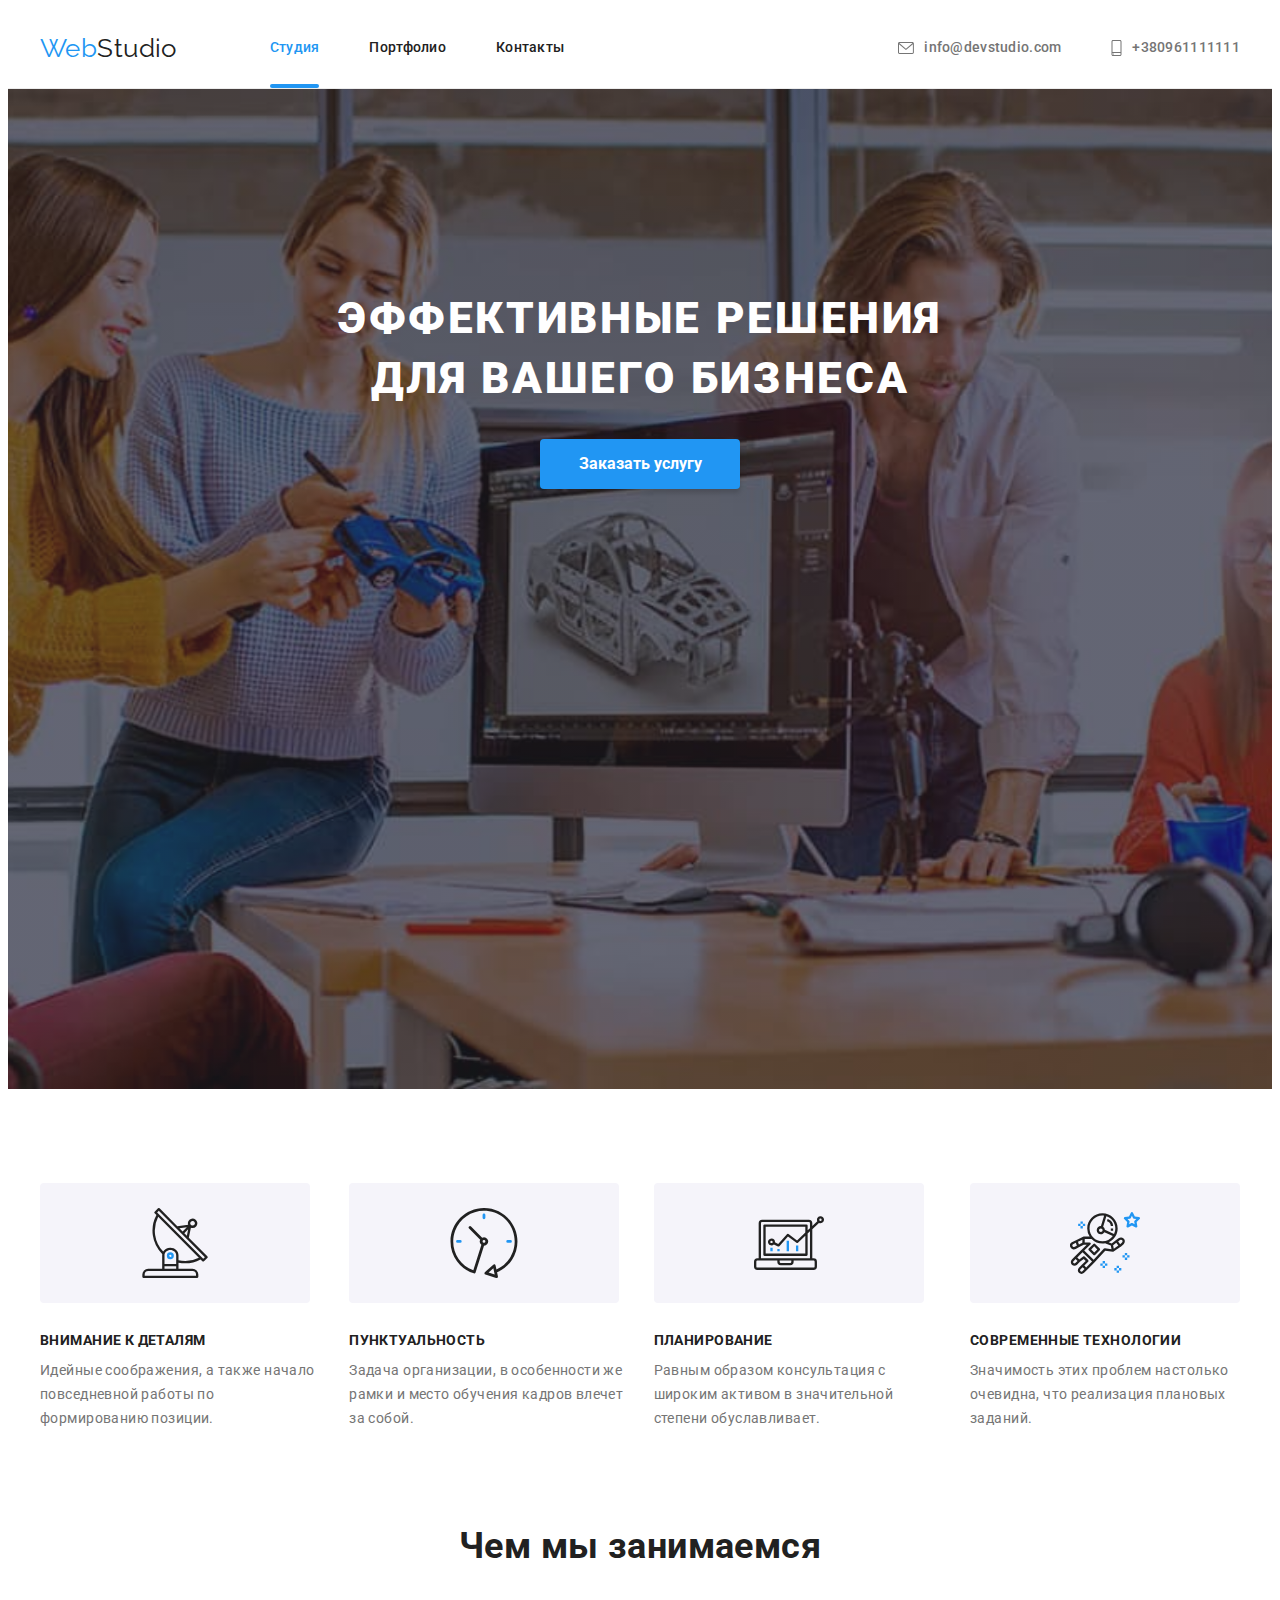
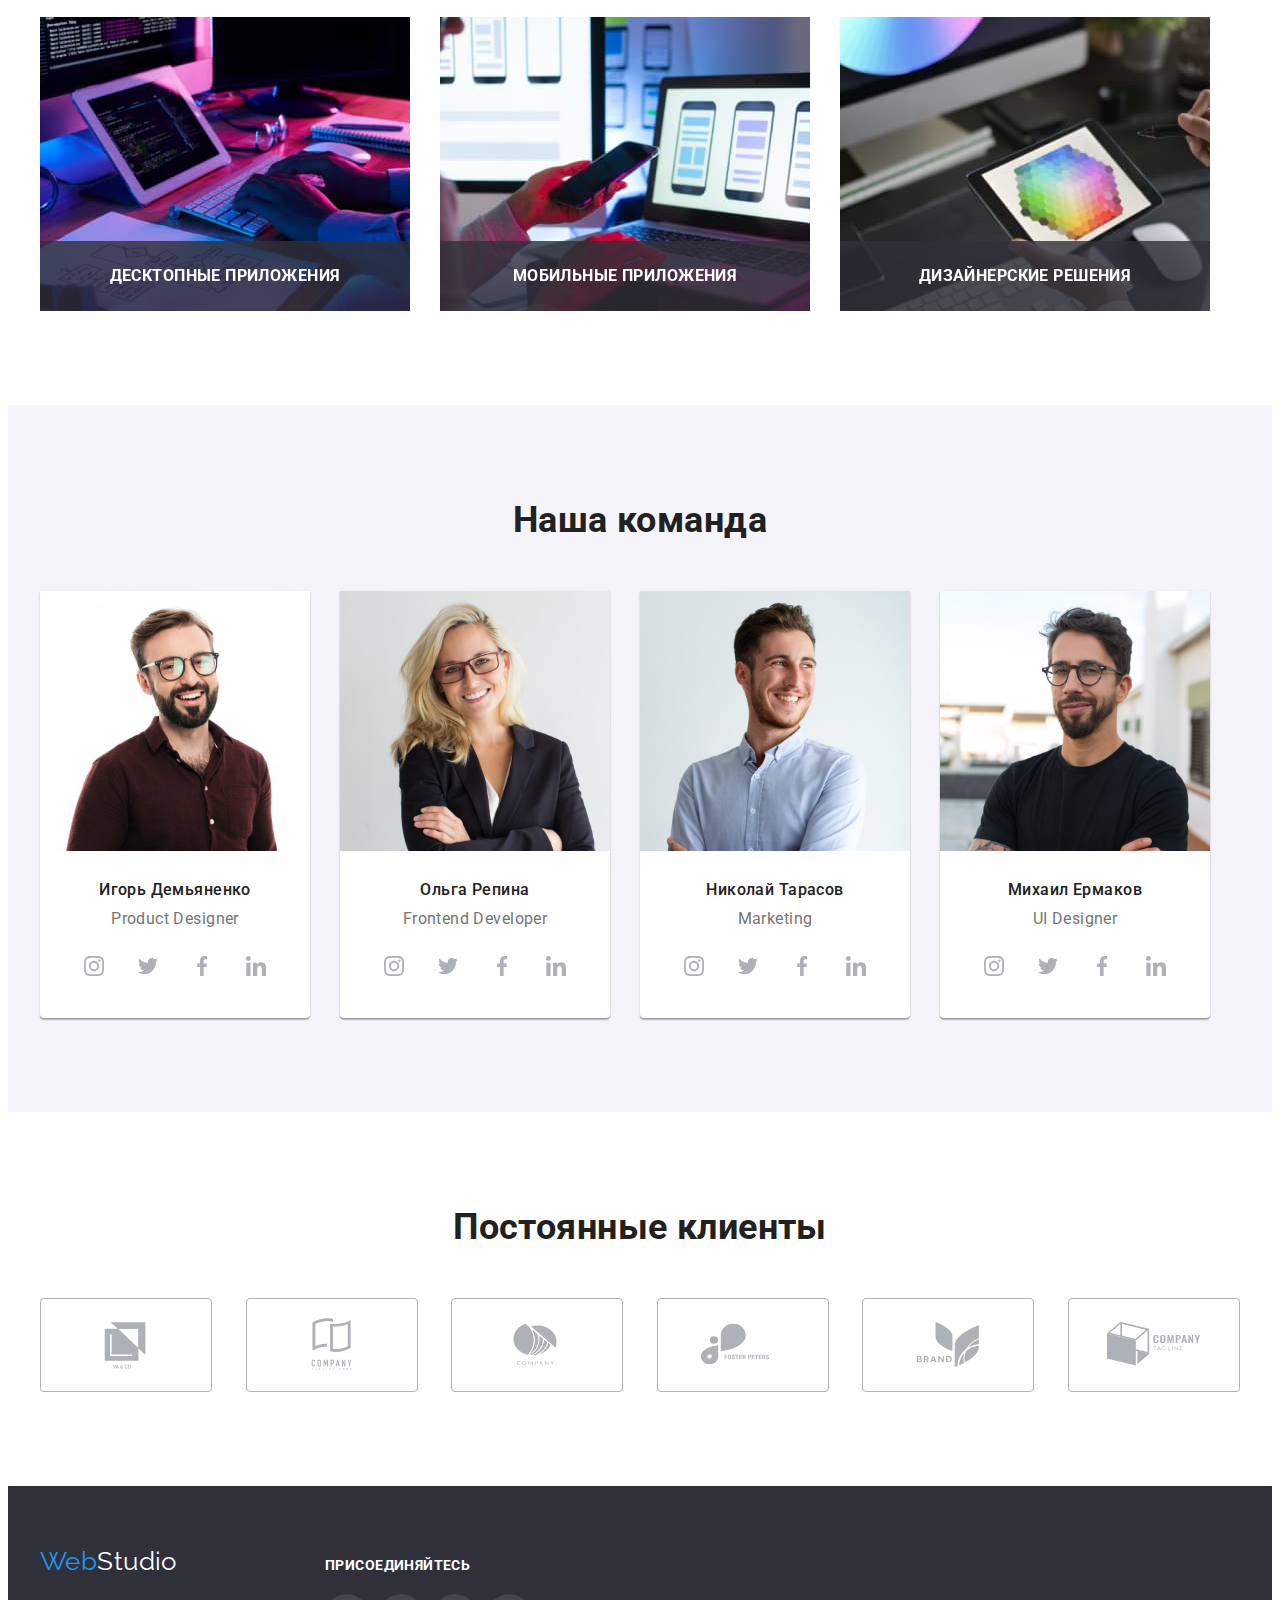
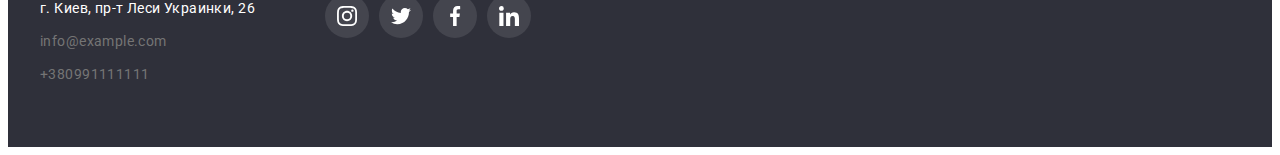
<file: index.html>
<!DOCTYPE html>
<html lang="ru">
<head>
    <meta charset="UTF-8" />
    <meta http-equiv="X-UA-Compatible" content="IE=edge" />
    <meta name="viewport" content="width=device-width, initial-scale=1.0" />
    <title>Studio</title>
    <link href="https://fonts.googleapis.com/css2?family=Raleway:wght@700&family=Roboto:wght@400;500;700;900&display=swap"
        rel="stylesheet" />
    <link rel="stylesheet" href="https://cdnjs.cloudflare.com/ajax/libs/modern-normalize/1.1.0/modern-normalize.min.css"
        integrity="sha512-wpPYUAdjBVSE4KJnH1VR1HeZfpl1ub8YT/NKx4PuQ5NmX2tKuGu6U/JRp5y+Y8XG2tV+wKQpNHVUX03MfMFn9Q=="
        crossorigin="anonymous" referrerpolicy="no-referrer" />
    <link rel="stylesheet" href="./css/styles.css" />
</head>

<body>
    <!-- Шапка сайта -->
    <header class="header">
        <div class="container header-container">
            <nav class="navigation-bar">
                <a href="/" class="logo head">Web<span class="accent-header">Studio</span></a>
        
                <ul class="site-nav-list">
                    <li class="site-nav-item"><a class="site-nav-link current" href="./index.html">Студия</a></li>
                    <li class="site-nav-item"><a class="site-nav-link downline" href="./portfolio.html">Портфолио</a></li>
                    <li class="site-nav-item"><a class="site-nav-link downline" href="">Контакты</a></li>
                </ul>
            </nav>
        
            <ul class="contacts-list">
                <li class="contacts-item">
                    <a class="contact top email" href="mailto:info@devstudio.com">
                        <svg class="contact-icon" width="16" height="12">
                            <use href="./images/symbol-defs.svg#icon-email"></use>
                        </svg>
                        info@devstudio.com
                </a>
                </li>
                <li class="contacts-item">
                    <a class="contact top telephone" href="tel:+380961111111">
                        <svg class="contact-icon" width="11" height="16"> 
                            <use href="./images/symbol-defs.svg#icon-smartphone"></use>
                        </svg>
                        +380961111111
                    </a>
                </li>
            </ul>
        </div>
    </header>
    <main>
    <!-- Герой -->
    <section class="hero">
        <div class="container">
            <h1 class="hero-title">Эффективные решения <br> для вашего бизнеcа</h1>
            <button class="hero-button" data-modal-open type="button">Заказать услугу</button>
    <!-- Modal window -->
            <div class="backdrop is-hidden" data-modal>
                <div class="modal-window">
                    <button data-modal-close class="close-btn">
                        <svg class="close-icon" width="11" height="11">
                            <use href="./images/symbol-defs.svg#icon-close"></use>
                        </svg>
                    </button>
                </div>
            </div>

        </div>
    </section>

    <!-- Особенности -->
    <section class="section features">
       <div class="container">
           <h2 class="visually-hidden">Особенности</h2>
            <ul class="features-list">
                <li class="features-item icon-antenna">
                    <div class="features-icon-box">
                        <svg class="features-icon">
                            <use href="./images/symbol-defs.svg#icon-antenna"></use>
                        </svg>
                    </div>
                    <h3 class="features-title">Внимание к деталям</h3>
                    <p class="features-text">Идейные соображения, а также начало повседневной работы по формированию позиции.</p>
                </li>
            
                <li class="features-item icon-clock">
                    <div class="features-icon-box">
                        <svg class="features-icon">
                            <use href="./images/symbol-defs.svg#icon-clock"></use>
                        </svg>
                    </div>
                    <h3 class="features-title">Пунктуальность</h3>
                    <p class="features-text">Задача организации, в особенности же рамки и место обучения кадров влечет за собой.</p>
                </li>
            
                <li class="features-item icon-diagram">
                    <div class="features-icon-box">
                        <svg class="features-icon">
                            <use href="./images/symbol-defs.svg#icon-diagram"></use>
                        </svg>
                    </div>
                    <h3 class="features-title">Планирование</h3>
                    <p class="features-text">Равным образом консультация с широким активом в значительной степени обуславливает.</p>
                </li>

                <li class="features-item icon-astronaut">
                    <div class="features-icon-box">
                        <svg class="features-icon">
                            <use href="./images/symbol-defs.svg#icon-astronaut"></use>
                        </svg>
                    </div>
                    <h3 class="features-title">Современные технологии</h3>
                    <p class="features-text">Значимость этих проблем настолько очевидна, что реализация плановых заданий.</p>
                </li>
            </ul>
        </div>
    </section>
    <!-- Чем мы занимаемся -->
    <section class="section">
        <div class="container">
            <h2 class="section-title">Чем мы занимаемся</h2>
            <ul class="pictures-list">
                <li class="pictures-item">
                    <img src="./images/studio/img1.jpg" alt="Печатает" width="370">
                    <div class="picture-descr-thumb">
                        <h3 class="picture-descr">Десктопные приложения</h3>
                    </div>
                </li>
                <li class="pictures-item">
                    <img src="./images/studio/img2.jpg" alt="Работает" width="370">
                    <div class="picture-descr-thumb">
                        <h3 class="picture-descr">Мобильные приложения</h3>
                    </div>
                </li>
                <li class="pictures-item">
                    <img src="./images/studio/img3.jpg" alt="Рисует" width="370">
                    <div class="picture-descr-thumb">
                        <h3 class="picture-descr">Дизайнерские решения</h3>
                    </div>
                </li>
            </ul>
       </div>
    </section>

    <!-- Команда -->
    <section class="section team-section">
        <div class="container">
            <h2 class="section-title">Наша команда</h2>
            <ul class="team-list">
                <li class="team-item">
                    <img src="./images/studio/igor.jpg" alt="Фото Игоря Демьяненко" width="270">
                    <div class="team-card">
                        <h3 class="team-title">Игорь Демьяненко</h3>
                        <p class="team-description">Product Designer</p>
                        <ul class="socials">
                            <li class="socials-item">
                                <a class="social-icon-box" href="https://www.instagram.com">
                                    <svg class="social-icon">
                                        <use href="./images/symbol-defs.svg#icon-instagram"></use>
                                    </svg>
                                </a>
                            </li>
                            <li class="socials-item">
                                <a class="social-icon-box" href="https://twitter.com">
                                    <svg class="social-icon">
                                        <use href="./images/symbol-defs.svg#icon-twitter"></use>
                                    </svg>
                                </a>
                            </li>
                            <li class="socials-item">
                                <a class="social-icon-box" href="https://www.facebook.com">
                                    <svg class="social-icon">
                                        <use href="./images/symbol-defs.svg#icon-facebook"></use>
                                    </svg>
                                </a>
                            </li>
                            <li class="socials-item">
                                <a class="social-icon-box" href="https://www.linkedin.com">
                                    <svg class="social-icon">
                                        <use href="./images/symbol-defs.svg#icon-linkedin"></use>
                                    </svg>
                                </a>
                            </li>
                        </ul>
                    </div>
                </li>
            
                <li class="team-item">
                    <img src="./images/studio/olga.jpg" alt="Фото Ольги Репиной" width="270">
                    <div class="team-card">
                        <h3 class="team-title">Ольга Репина</h3>
                        <p class="team-description">Frontend Developer</p>
                        <ul class="socials">
                            <li class="socials-item">
                                <a class="social-icon-box" href="https://www.instagram.com">
                                    <svg class="social-icon">
                                        <use href="./images/symbol-defs.svg#icon-instagram"></use>
                                    </svg>
                                </a>
                            </li>
                            <li class="socials-item">
                                <a class="social-icon-box" href="https://twitter.com">
                                    <svg class="social-icon">
                                        <use href="./images/symbol-defs.svg#icon-twitter"></use>
                                    </svg>
                                </a>
                            </li>
                            <li class="socials-item">
                                <a class="social-icon-box" href="https://www.facebook.com">
                                    <svg class="social-icon">
                                        <use href="./images/symbol-defs.svg#icon-facebook"></use>
                                    </svg>
                                </a>
                            </li>
                            <li class="socials-item">
                                <a class="social-icon-box" href="https://www.linkedin.com">
                                    <svg class="social-icon">
                                        <use href="./images/symbol-defs.svg#icon-linkedin"></use>
                                    </svg>
                                </a>
                            </li>
                        </ul>
                    </div>
                </li>
            
                <li class="team-item">
                    <img src="./images/studio/nikolai.jpg" alt="Фото Николая Тарасова" width="270">
                    <div class="team-card">
                        <h3 class="team-title">Николай Тарасов</h3>
                        <p class="team-description">Marketing</p>
                        <ul class="socials">
                            <li class="socials-item">
                                <a class="social-icon-box" href="https://www.instagram.com">
                                    <svg class="social-icon">
                                        <use href="./images/symbol-defs.svg#icon-instagram"></use>
                                    </svg>
                                </a>
                            </li>
                            <li class="socials-item">
                                <a class="social-icon-box" href="https://twitter.com">
                                    <svg class="social-icon">
                                        <use href="./images/symbol-defs.svg#icon-twitter"></use>
                                    </svg>
                                </a>
                            </li>
                            <li class="socials-item">
                                <a class="social-icon-box" href="https://www.facebook.com">
                                    <svg class="social-icon">
                                        <use href="./images/symbol-defs.svg#icon-facebook"></use>
                                    </svg>
                                </a>
                            </li>
                            <li class="socials-item">
                                <a class="social-icon-box" href="https://www.linkedin.com">
                                    <svg class="social-icon">
                                        <use href="./images/symbol-defs.svg#icon-linkedin"></use>
                                    </svg>
                                </a>
                            </li>
                        </ul>
                    </div>
                </li>
            
                <li class="team-item">
                    <img src="./images/studio/misha.jpg" alt="" width="270">
                    <div class="team-card">
                        <h3 class="team-title">Михаил Ермаков</h3>
                        <p class="team-description">UI Designer</p>
                        <ul class="socials">
                            <li class="socials-item">
                                <a class="social-icon-box" href="https://www.instagram.com">
                                    <svg class="social-icon">
                                        <use href="./images/symbol-defs.svg#icon-instagram"></use>
                                    </svg>
                                </a>
                            </li>
                            <li class="socials-item">
                                <a class="social-icon-box" href="https://twitter.com">
                                    <svg class="social-icon">
                                        <use href="./images/symbol-defs.svg#icon-twitter"></use>
                                    </svg>
                                </a>
                            </li>
                            <li class="socials-item">
                                <a class="social-icon-box" href="https://www.facebook.com">
                                    <svg class="social-icon">
                                        <use href="./images/symbol-defs.svg#icon-facebook"></use>
                                    </svg>
                                </a>
                            </li>
                            <li class="socials-item">
                                <a class="social-icon-box" href="https://www.linkedin.com">
                                    <svg class="social-icon">
                                        <use href="./images/symbol-defs.svg#icon-linkedin"></use>
                                    </svg>
                                </a>
                            </li>
                        </ul>
                    </div>
                </li>
            </ul>
        </div>
    </section>
    </main>

    <!-- Постоянные клиенты -->
    <section class="section">
        <div class="container">
            <h2 class="section-title">Постоянные клиенты</h2>
            <ul class="clients-list">
                <li>
                    <a class="clients-logo-box" href="">
                        <svg class="clients-logo">
                            <use href="./images/symbol-defs.svg#icon-Logo"></use>
                        </svg>
                    </a>
                </li>
                <li>
                    <a class="clients-logo-box" href="">
                        <svg class="clients-logo">
                            <use href="./images/symbol-defs.svg#icon-Logo-2"></use>
                        </svg>
                    </a>
                </li>
                <li>
                    <a class="clients-logo-box" href="">
                        <svg class="clients-logo">
                            <use href="./images/symbol-defs.svg#icon-Logo-3"></use>
                        </svg>
                    </a>
                </li>
                <li>
                    <a class="clients-logo-box" href="">
                        <svg class="clients-logo">
                            <use href="./images/symbol-defs.svg#icon-Logo-4"></use>
                        </svg>
                    </a>
                </li>
                <li>
                    <a class="clients-logo-box" href="">
                        <svg class="clients-logo">
                            <use href="./images/symbol-defs.svg#icon-Logo-5"></use>
                        </svg>
                    </a>
                </li>
                <li>
                    <a class="clients-logo-box" href="">
                        <svg class="clients-logo">
                            <use href="./images/symbol-defs.svg#icon-Logo-6"></use>
                        </svg>
                    </a>
                </li>
            </ul>
        </div>
    </section>

    <!-- Футер -->
    <footer class="footer">
        <div class="container">
            <div>
                <a class="logo foot" href="/">Web<span class="accent-footer">Studio</span></a>
                <address class="adress foot">
                    <ul>
                        <li class="item address-item"><a href="https://goo.gl/maps/r8mxYfeDEWeFVk8H8" target="_blank" rel="noopener noreferrer">г. Киев, пр-т Леси Украинки, 26</a></li>
                        <li class="item"><a class="contact foot" href="mailto:info@example.com">info@example.com</a></li>
                        <li class="item"><a class="contact" href="tel:+380991111111">+380991111111</a></li>
                    </ul>
                </address>
            </div>
            <div class="join">
                <h2 class="join-title">присоединяйтесь</h2>
                <ul class="socials">
                    <li class="socials-item">
                        <a class="social-icon-box" href="https://www.instagram.com">
                            <svg class="social-icon">
                                <use href="./images/symbol-defs.svg#icon-instagram"></use>
                            </svg>
                        </a>
                    </li>
                    <li class="socials-item">
                        <a class="social-icon-box" href="https://twitter.com">
                            <svg class="social-icon">
                                <use href="./images/symbol-defs.svg#icon-twitter"></use>
                            </svg>
                        </a>
                    </li>
                    <li class="socials-item">
                        <a class="social-icon-box" href="https://www.facebook.com">
                            <svg class="social-icon">
                                <use href="./images/symbol-defs.svg#icon-facebook"></use>
                            </svg>
                        </a>
                    </li>
                    <li class="socials-item">
                        <a class="social-icon-box" href="https://www.linkedin.com">
                            <svg class="social-icon">
                                <use href="./images/symbol-defs.svg#icon-linkedin"></use>
                            </svg>
                        </a>
                    </li>
                </ul>
            </div>
        </div>
    </footer>
    <script src="./js/modal.js"></script>
</body>
</html>
</file>
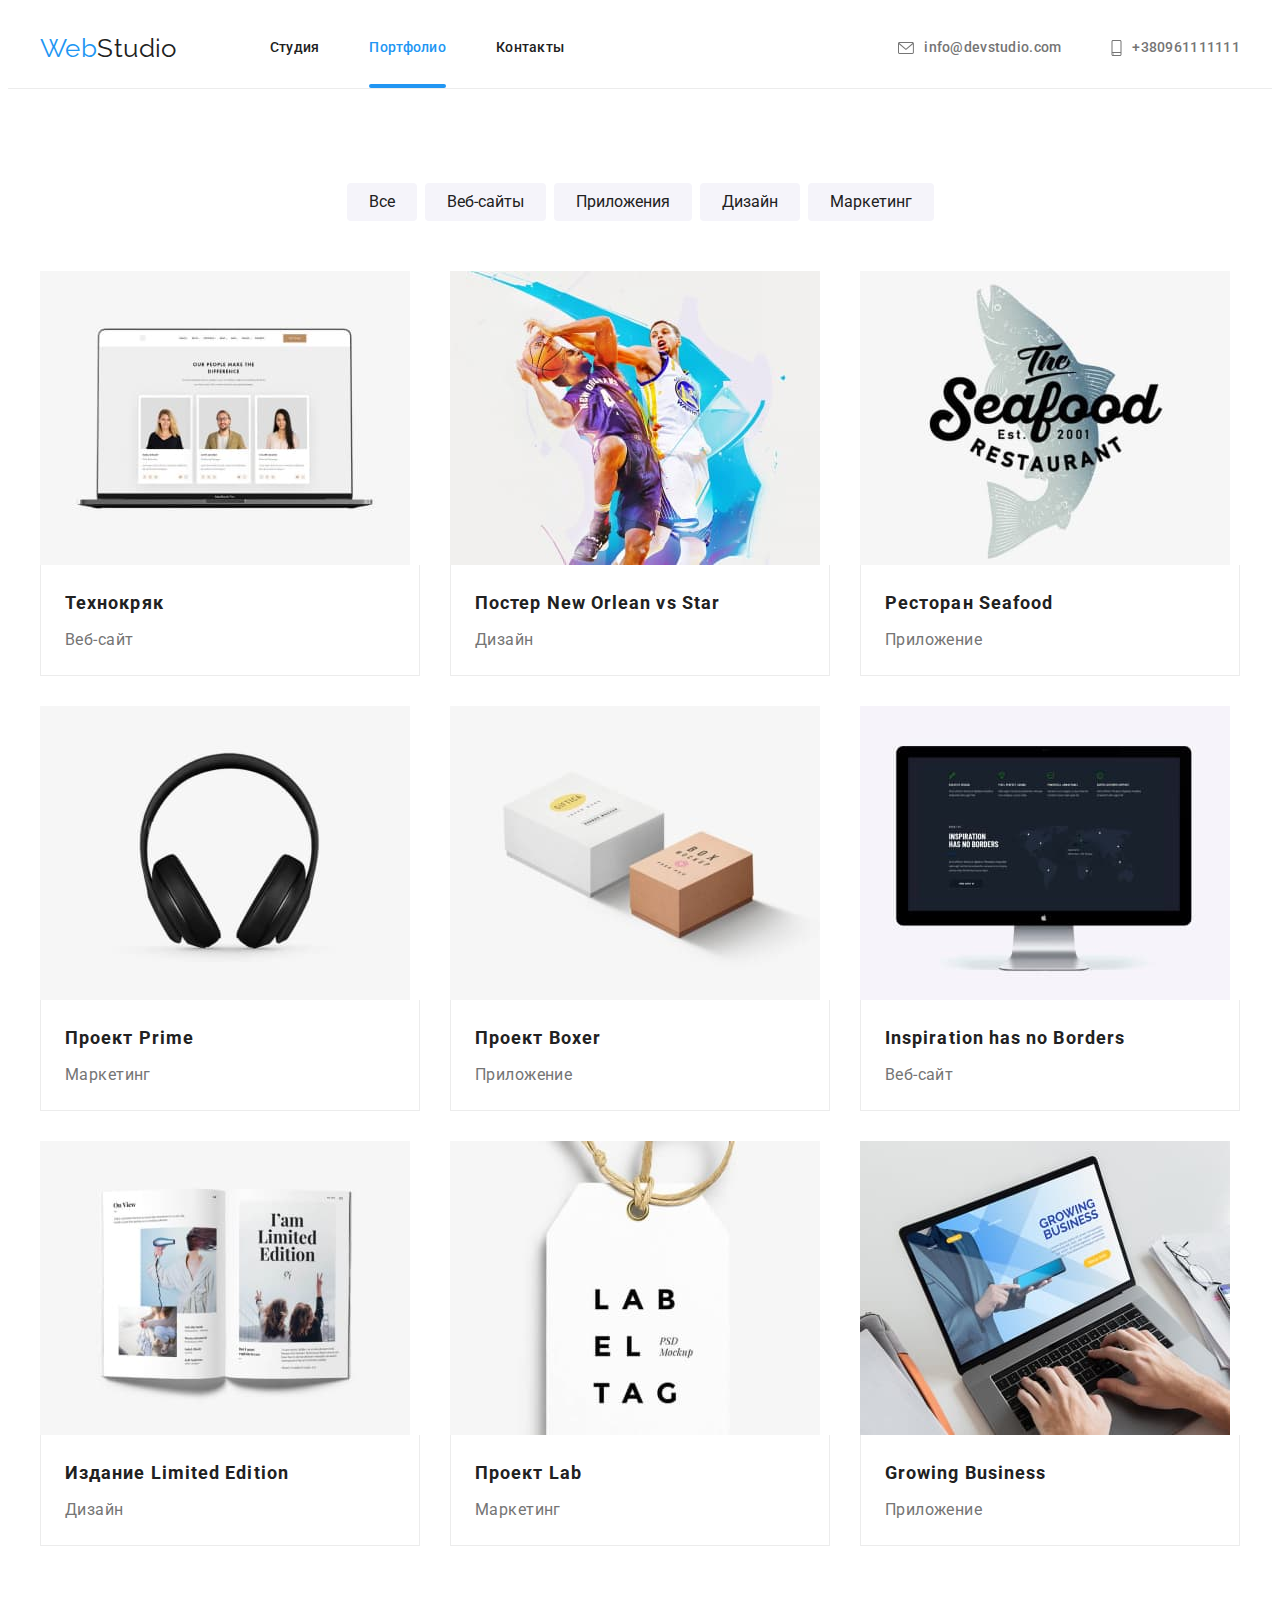
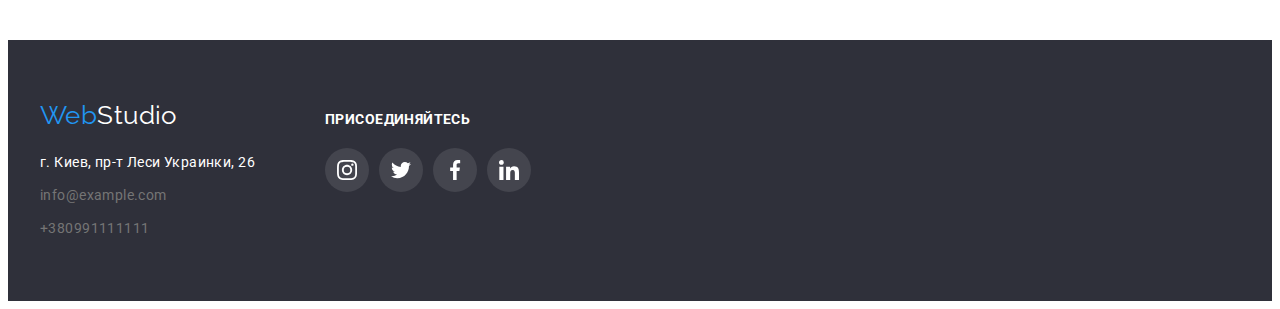
<file: portfolio.html>
<!DOCTYPE html>
<html lang="ru">

<head>
    <meta charset="UTF-8">
    <meta http-equiv="X-UA-Compatible" content="IE=edge" />
    <meta name="viewport" content="width=device-width, initial-scale=1.0" />
    <title>Portfolio</title>
    <link href="https://fonts.googleapis.com/css2?family=Raleway:wght@700&family=Roboto:wght@400;500;700;900&display=swap"
        rel="stylesheet" />
    <link rel="stylesheet" href="https://cdnjs.cloudflare.com/ajax/libs/modern-normalize/1.1.0/modern-normalize.min.css"
        integrity="sha512-wpPYUAdjBVSE4KJnH1VR1HeZfpl1ub8YT/NKx4PuQ5NmX2tKuGu6U/JRp5y+Y8XG2tV+wKQpNHVUX03MfMFn9Q=="
        crossorigin="anonymous" referrerpolicy="no-referrer" />
    <link rel="stylesheet" href="./css/styles.css" />
</head>

<body>
    <!-- Шапка сайта -->
    <header class="header">
        <div class="container header-container">
            <nav class="navigation-bar">
                <a href="/" class="logo head">Web<span class="accent-header">Studio</span></a>
    
                <ul class="site-nav-list">
                    <li class="site-nav-item"><a class="site-nav-link downline" href="./index.html">Студия</a></li>
                    <li class="site-nav-item"><a class="site-nav-link current" href="./portfolio.html">Портфолио</a></li>
                    <li class="site-nav-item"><a class="site-nav-link downline" href="">Контакты</a></li>
                </ul>
            </nav>
    
            <ul class="contacts-list">
                <li class="contacts-item">
                    <a class="contact top email" href="mailto:info@devstudio.com">
                        <svg class="contact-icon" width="16" height="12">
                            <use href="./images/symbol-defs.svg#icon-email"></use>
                        </svg>
                        info@devstudio.com
                    </a>
                </li>
                <li class="contacts-item">
                    <a class="contact top telephone" href="tel:+380961111111">
                        <svg class="contact-icon" width="11" height="16">
                            <use href="./images/symbol-defs.svg#icon-smartphone"></use>
                        </svg>
                        +380961111111
                    </a>
                </li>
            </ul>
        </div>
    </header>

    <!-- Разработки -->
    <main>
    <section class="section">
        <div class="container">
            <h1 class="visually-hidden">Разработки</h1>
            <ul class="filter-list">
                <li class="item"><button class="filter-button" type="button">Все</button></li>
                <li class="item"><button class="filter-button" type="button">Веб-сайты</button></li>
                <li class="item"><button class="filter-button" type="button">Приложения</button></li>
                <li class="item"><button class="filter-button" type="button">Дизайн</button></li>
                <li class="item"><button class="filter-button" type="button">Маркетинг</button></li>
            </ul>
            
            <ul class="projects">
                <li class="projects-item">
                    <a class="project-item-link" href="">
                        <div class="project-thumb">
                            <img src="./images/portfolio/img.jpg" alt="Фото Технокряк" width="370" height="294">
                            <p class="project-description">Технокряк это современная площадка распространения коронавируса. Компании используют эту платформу для цифрового
                            шпионажа и атак на защищённые сервера конкурентов.</p>
                        </div>
                        <div class="project-descr">
                            <h2 class="project-title">Технокряк</h2>
                            <p class="project-type">Веб-сайт</p>
                        </div>
                    </a>
                </li>
            
                <li class="projects-item">
                     <a class="project-item-link" href="">
                        <div class="project-thumb">
                            <img src="./images/portfolio/img-2.jpg" alt="Фото Постер New Orlean vs Star" width="370" height="294">
                            <p class="project-description">Lorem ipsum dolor sit amet consectetur adipisicing elit. Voluptate, harum. Cum quidem ipsa voluptatibus consequatur similique incidunt obcaecati suscipit pariatur dolorem porro! </p>
                        </div>
                        <div class="project-descr">
                            <h2 class="project-title">Постер New Orlean vs Star</h2>
                            <p class="project-type">Дизайн</p>
                        </div>
                     </a>
                </li>
            
                <li class="projects-item">
                    <a class="project-item-link" href="">
                        <div class="project-thumb">
                            <img src="./images/portfolio/img-3.jpg" alt="Фото Ресторан Seafood" width="370" height="294">
                            <p class="project-description">Lorem ipsum dolor sit amet consectetur adipisicing elit. Voluptate, harum. Cum quidem
                                ipsa voluptatibus consequatur similique incidunt obcaecati suscipit pariatur dolorem porro! </p>
                        </div>
                        
                        <div class="project-descr">
                            <h2 class="project-title">Ресторан Seafood</h2>
                            <p class="project-type">Приложение</p>
                        </div>
                    </a>
            
                </li>
            
                <li class="projects-item">
                    <a class="project-item-link" href="">
                        <div class="project-thumb">
                            <img src="./images/portfolio/img-4.jpg" alt="Фото Проект Prime" width="370" height="294">
                            <p class="project-description">Lorem ipsum dolor sit amet consectetur adipisicing elit. Voluptate, harum. Cum quidem
                                ipsa voluptatibus consequatur similique incidunt obcaecati suscipit pariatur dolorem porro! </p>
                        </div>
                        <div class="project-descr">
                            <h2 class="project-title">Проект Prime</h2>
                            <p class="project-type">Маркетинг</p>
                        </div> 
                     </a>
                </li>
            
                <li class="projects-item">
                    <a class="project-item-link" href="">
                        <div class="project-thumb">
                            <img src="./images/portfolio/img-5.jpg" alt="Фото Проект Boxer" width="370" height="294">
                            <p class="project-description">Lorem ipsum dolor sit amet consectetur adipisicing elit. Voluptate, harum. Cum quidem
                                ipsa voluptatibus consequatur similique incidunt obcaecati suscipit pariatur dolorem porro! </p>
                        </div>
                        <div class="project-descr">
                            <h2 class="project-title">Проект Boxer</h2>
                            <p class="project-type">Приложение</p>
                        </div>
                    </a>
     
                </li>
            
                <li class="projects-item">
                   <a class="project-item-link" href="">
                    <div class="project-thumb">
                        <img src="./images/portfolio/img-6.jpg" alt="Фото Inspiration has no Borders" width="370" height="294">
                        <p class="project-description">Lorem ipsum dolor sit amet consectetur adipisicing elit. Voluptate, harum. Cum quidem
                            ipsa voluptatibus consequatur similique incidunt obcaecati suscipit pariatur dolorem porro! </p>
                    </div>
                        <div class="project-descr">
                            <h2 class="project-title">Inspiration has no Borders</h2>
                            <p class="project-type">Веб-сайт</p>
                        </div>
                    </a>
                </li>
            
                <li class="projects-item">
                    <a class="project-item-link" href="">
                        <div class="project-thumb">
                            <img src="./images/portfolio/img-7.jpg" alt="Фото Издание Limited Edition" width="370" height="294">
                            <p class="project-description">Lorem ipsum dolor sit amet consectetur adipisicing elit. Voluptate, harum. Cum quidem
                                ipsa voluptatibus consequatur similique incidunt obcaecati suscipit pariatur dolorem porro! </p>
                        </div>
                        <div class="project-descr">
                            <h2 class="project-title">Издание Limited Edition</h2>
                            <p class="project-type">Дизайн</p>
                        </div>
                    </a>
                     
                </li>
            
                <li class="projects-item">
                    <a class="project-item-link" href="">
                        <div class="project-thumb">
                            <img src="./images/portfolio/img-8.jpg" alt="Проект Lab" width="370" height="294">
                            <p class="project-description">Lorem ipsum dolor sit amet consectetur adipisicing elit. Voluptate, harum. Cum quidem
                                ipsa voluptatibus consequatur similique incidunt obcaecati suscipit pariatur dolorem porro! </p>
                        </div>
                        <div class="project-descr">
                            <h2 class="project-title">Проект Lab</h2>
                            <p class="project-type">Маркетинг</p>
                        </div>
                    </a>
                </li>
            
                <li class="projects-item">
                    <a class="project-item-link" href="">
                        <div class="project-thumb">
                            <img src="./images/portfolio/img-9.jpg" alt="Фото Growing Business" width="370" height="294">
                            <p class="project-description">Lorem ipsum dolor sit amet consectetur adipisicing elit. Voluptate, harum. Cum quidem
                                ipsa voluptatibus consequatur similique incidunt obcaecati suscipit pariatur dolorem porro! </p>
                        </div>
                        <div class="project-descr">
                            <h2 class="project-title">Growing Business</h2>
                            <p class="project-type">Приложение</p>
                        </div>
                    </a>
                </li>
            </ul>
        </div>
    </section>
    </main>
    <!-- Футер -->
    <footer class="footer">
        <div class="container">
            <div>
                <a class="logo foot" href="/">Web<span class="accent-footer">Studio</span></a>
                <address class="adress foot">
                    <ul>
                        <li class="item address-item"><a href="https://goo.gl/maps/r8mxYfeDEWeFVk8H8" target="_blank" rel="noopener noreferrer">г. Киев, пр-т Леси Украинки, 26</a></li>
                        <li class="item"><a class="contact foot" href="mailto:info@example.com">info@example.com</a></li>
                        <li class="item"><a class="contact" href="tel:+380991111111">+380991111111</a></li>
                    </ul>
                </address>
            </div>
            <div class="join">
                <h2 class="join-title">присоединяйтесь</h2>
                <ul class="socials">
                    <li class="socials-item">
                        <a class="social-icon-box" href="https://www.instagram.com">
                            <svg class="social-icon">
                                <use href="./images/symbol-defs.svg#icon-instagram"></use>
                            </svg>
                        </a>
                    </li>
                    <li class="socials-item">
                        <a class="social-icon-box" href="https://twitter.com">
                            <svg class="social-icon">
                                <use href="./images/symbol-defs.svg#icon-twitter"></use>
                            </svg>
                        </a>
                    </li>
                    <li class="socials-item">
                        <a class="social-icon-box" href="https://www.facebook.com">
                            <svg class="social-icon">
                                <use href="./images/symbol-defs.svg#icon-facebook"></use>
                            </svg>
                        </a>
                    </li>
                    <li class="socials-item">
                        <a class="social-icon-box" href="https://www.linkedin.com">
                            <svg class="social-icon">
                                <use href="./images/symbol-defs.svg#icon-linkedin"></use>
                            </svg>
                        </a>
                    </li>
                </ul>
            </div>
        </div>
    </footer>
</body>
</html>
</file>
<file: css/styles.css>
:root {
  --primary-text-color: #757575;
  --titles-text-color: #212121;
  --accent-text-color: #2196f3;
  --animation-timing-function: cubic-bezier(0.4, 0, 0.2, 1);
}

body {
  background-color: #ffffff;
  color: var(--primary-text-color);
  font-family: Roboto, sans-serif;
  letter-spacing: 0.03em;
  font-size: 14px;
  line-height: 1.71;
}
ul {
  margin: 0;
  padding: 0;

  list-style: none;
}
a {
  text-decoration: none;
  color: inherit;
}
img {
  display: block;
  max-width: 100%;
  height: auto;
}
h1,
h2,
h3,
h4,
h5,
h6,
p {
  margin: 0;
}
.visually-hidden {
  position: absolute;
  width: 1px;
  height: 1px;
  margin: -1px;
  border: 0;
  padding: 0;

  white-space: nowrap;
  clip-path: inset(100%);
  clip: rect(0 0 0 0);
  overflow: hidden;
}
/* logo */
.header {
  background-color: #ffffff;
  border-bottom: 1px solid #ececec;
}
.container {
  margin: 0 auto;
  width: 1200px;
  padding-left: 15px;
  padding-right: 15px;
}
.header-container {
  display: flex;
  align-items: center;
}
.logo {
  color: var(--accent-text-color);
  font-family: Raleway, cursive;
  font-size: 26px;
  line-height: 1.19;
}
.logo .accent-header {
  color: var(--titles-text-color);
}
.logo.head {
  margin-right: 93px;
}
/* site nav */
.navigation-bar {
  display: flex;
  align-items: center;
}
.site-nav-list {
  display: flex;
}
.site-nav-item:not(:last-child) {
  margin-right: 50px;
}

.site-nav-link {
  display: block;
  padding-top: 32px;
  padding-bottom: 32px;

  color: var(--titles-text-color);
  font-weight: 500;
  line-height: 1.14;
  letter-spacing: 0.02em;

  transition: color 250ms var(--animation-timing-function);
}
.site-nav-link:hover,
.site-nav-link:focus,
.contact:hover,
.contact:focus {
  color: var(--accent-text-color);
}
.site-nav-link.current {
  color: var(--accent-text-color);
}
.site-nav-link.current::after {
  content: "";
  position: absolute;
  bottom: 0px;
  left: 0px;
  display: block;

  height: 4px;
  width: 100%;

  background-color: var(--accent-text-color);
  border-radius: 2px;
}
.site-nav-link.downline::after {
  content: "";
  position: absolute;
  bottom: 0px;
  left: 0px;
  display: block;

  height: 4px;
  width: 100%;

  background-color: var(--accent-text-color);
  border-radius: 2px;
  transform: scaleX(0);
  transition: transform 250ms var(--animation-timing-function);
}
.site-nav-link.downline:hover::after {
  transform: scaleX(1);
}
.site-nav-item {
  position: relative;
}

/* Contacts */
.contacts-list {
  display: flex;
  margin-left: auto;
}

.contacts-item:not(:last-child) {
  margin-right: 50px;
}
.contact {
  color: var(--primary-text-color);
  font-style: normal;

  transition: color 250ms var(--animation-timing-function);
}
.contact.top {
  display: flex;
  align-items: center;

  font-weight: 500;
  line-height: 1.14;
  letter-spacing: 0.02em;
}
.contact-icon {
  fill: currentColor;
  margin-right: 10px;
}

/* STUDIO */
/* Hero */
.hero {
  padding-top: 200px;
  padding-bottom: 200px;
  text-align: center;
  margin-left: auto;
  margin-right: auto;

  max-width: 1600px;
  height: 600px;
  background-color: #2f303a;
  background-image: linear-gradient(
      rgba(47, 48, 58, 0.4),
      rgba(47, 48, 58, 0.4)
    ),
    url(../images/studio/bckg-img.jpg);
  background-position: center;
  background-size: cover;
}
.hero-title {
  margin-top: 0;
  margin-bottom: 30px;

  color: #ffffff;
  font-weight: 900;
  font-size: 44px;
  line-height: 1.36;
  letter-spacing: 0.06em;
  text-transform: uppercase;
}
.hero-button {
  display: inline-block;
  width: 200px;
  border-radius: 4px;
  padding: 10px 32px;
  text-align: center;
  border: none;
  box-shadow: 0px 4px 4px rgba(0, 0, 0, 0.15);

  background-color: var(--accent-text-color);
  color: #ffffff;
  font-family: inherit;
  font-weight: 700;
  font-size: 16px;
  line-height: 1.88;
  text-decoration: none;
  cursor: pointer;
}
/* Modal window */
.backdrop {
  position: fixed;
  top: 0;
  left: 0;
  width: 100%;
  height: 100%;
  background-color: rgba(0, 0, 0, 0.2);
  opacity: 1;

  transition: opacity 250ms var(--animation-timing-function);
}
.backdrop.is-hidden {
  opacity: 0;
  pointer-events: none;
}
.backdrop.is-hidden .modal-window {
  transform: translate(-50%, -50%) scale(0.5);
}
.modal-window {
  position: relative;
  top: 50%;
  left: 50%;
  transform: translate(-50%, -50%) scale(1);

  width: 528px;
  height: 581px;

  background-color: #ffffff;
  box-shadow: 0px 4px 4px rgba(0, 0, 0, 0.25);
  border-radius: 4px;

  transition: transform 250ms var(--animation-timing-function);
}
.close-btn {
  position: absolute;
  top: 8px;
  right: 8px;
  display: inline-flex;
  justify-content: center;
  align-items: center;

  width: 30px;
  height: 30px;

  border: 1px solid rgba(0, 0, 0, 0.1);
  border-radius: 50%;
  color: #000000;
  background-color: #ffffff;
  cursor: pointer;

  transition: color 250ms var(--animation-timing-function);
}
.close-icon {
  fill: currentColor;
}
.close-btn:hover,
.close-btn:focus {
  color: var(--accent-text-color);
}

/* Section */
.section {
  padding-top: 94px;
  padding-bottom: 94px;
}
.team-section {
  background-color: #f5f4fa;
}
.section.no-padding {
  padding-top: 0;
}
.section-title {
  margin-top: 0;
  margin-bottom: 50px;

  color: var(--titles-text-color);
  font-size: 36px;
  line-height: 1.17;
  text-align: center;
}
/* Особенности */
.section.features {
  padding-bottom: 0;

  background-color: #ffffff;
}
.features-list {
  display: flex;
}

.features-icon-box {
  display: inline-flex;
  justify-content: center;
  align-items: center;
  width: 270px;
  height: 120px;
  border-radius: 4px;
  background-color: #f5f4fa;
  margin-bottom: 30px;
}
.features-icon {
  width: 70px;
  height: 70px;
}
.features-item:not(:last-child) {
  margin-right: 30px;
}
.features-title {
  margin-top: 0;
  margin-bottom: 10px;

  color: var(--titles-text-color);
  font-size: 14px;
  line-height: 1.14;
  text-transform: uppercase;
}
.features-text {
  margin-top: 0;
  margin-bottom: 0;
}
/* Чем занимаемся */
.section.we-do {
  padding-top: 0;
}
.pictures-list {
  display: flex;
}
.pictures-item {
  width: calc((100%-60px) / 3);
  position: relative;
}
.pictures-item:not(:last-child) {
  margin-right: 30px;
}
.picture-descr-thumb {
  position: absolute;
  left: 0;
  bottom: 0;

  width: 100%;
  height: 70px;
  display: flex;
  justify-content: center;
  align-items: center;

  font-weight: 700;
  font-size: 14px;
  line-height: 1.17;
  text-transform: uppercase;
  color: #ffffff;
  background-color: rgba(47, 48, 58, 0.8);
}

/* Team */
.team-list {
  display: flex;
}
.team-item {
  width: calc((100%-90px) / 4);

  background-color: #ffffff;
  box-shadow: 0px 1px 3px rgba(0, 0, 0, 0.12), 0px 1px 1px rgba(0, 0, 0, 0.14),
    0px 2px 1px rgba(0, 0, 0, 0.2);
  border-radius: 0px 0px 4px 4px;
}
.team-item:not(:last-child) {
  margin-right: 30px;
}
.team-card {
  padding-top: 30px;
  padding-bottom: 30px;
}
.team-title {
  margin-bottom: 10px;

  color: var(--titles-text-color);
  font-weight: 500;
  font-size: 16px;
  line-height: 1.17;
  text-align: center;
}
.team-description {
  margin-bottom: 16px;

  font-size: 16px;
  line-height: 1.17;
  text-align: center;
}
.socials {
  display: flex;
  justify-content: center;
  align-items: center;
  margin: 0px;
  justify-content: center;
}
.socials-item:not(:last-child) {
  margin-right: 10px;
}
.social-icon-box {
  width: 44px;
  height: 44px;
  border-radius: 50%;
  display: inline-flex;
  justify-content: center;
  align-items: center;
  color: #afb1b8;

  transition: color 250ms var(--animation-timing-function),
    background-color 250ms var(--animation-timing-function);
}
.social-icon {
  height: 20px;
  width: 20px;
  fill: currentColor;
}
.social-icon-box:hover,
.social-icon-box:focus {
  color: #ffffff;
  background-color: var(--accent-text-color);
}
/* Clients */
.clients-list {
  display: flex;
  justify-content: space-between;
}
.clients-logo-box {
  width: 170px;
  height: 92px;
  display: inline-flex;
  justify-content: center;
  align-items: center;
  border: 1px solid #afb1b8;
  border-radius: 4px;
  color: #afb1b8;

  transition: border 250ms var(--animation-timing-function),
    color 250ms var(--animation-timing-function);
}
.clients-logo {
  height: 60px;
  width: 106px;
  fill: currentColor;
}
.clients-logo-box:hover,
.clients-logo-box:focus {
  border: 1px solid var(--accent-text-color);
  color: var(--accent-text-color);
}
/* Footer */
.footer {
  padding-top: 60px;
  padding-bottom: 60px;

  background-color: #2f303a;
}
.footer .container {
  display: flex;
  align-items: baseline;
}
.logo .accent-footer {
  color: #ffffff;
}
.logo.foot {
  display: inline-block;
  margin-bottom: 20px;
}
.address-item {
  font-style: normal;
  color: #ffffff;
}
.footer .item:not(:last-child) {
  margin-bottom: 9px;
}
.join {
  margin-left: 70px;
}
.join-title {
  margin-bottom: 20px;

  font-size: 14px;
  line-height: 1.14;
  letter-spacing: 0.03em;
  text-transform: uppercase;
  color: #ffffff;
}
.footer .social-icon-box {
  background-color: rgba(255, 255, 255, 0.1);

  transition: background-color 250ms var(--animation-timing-function);
}
.footer .social-icon {
  fill: #ffffff;
}
.footer .social-icon-box:hover,
.footer .social-icon-box:focus {
  background-color: var(--accent-text-color);
}
/* PORTFOLIO */
/* Buttons */
.filter-list {
  display: flex;
  justify-content: center;
  margin-bottom: 50px;
}
.filter-button {
  border: none;
  border-radius: 4px;
  padding: 6px 22px;
  text-align: center;

  background-color: #f5f4fa;
  color: var(--titles-text-color);
  font-size: 16px;
  line-height: 1.63;
  font-family: inherit;
  text-decoration: none;
  cursor: pointer;

  transition: box-shadow 250ms var(--animation-timing-function),
    background-color 250ms var(--animation-timing-function),
    color 250ms var(--animation-timing-function);
}
.filter-list .item:not(:last-child) {
  margin-right: 8px;
}
.filter-button:hover,
.filter-button:focus {
  box-shadow: 0px 3px 1px rgba(0, 0, 0, 0.1), 0px 1px 2px rgba(0, 0, 0, 0.08),
    0px 2px 2px rgba(0, 0, 0, 0.12);
  background-color: var(--accent-text-color);
  color: #ffffff;
}
/* Projects */
.projects {
  display: flex;
  flex-wrap: wrap;
}
.project-thumb {
  position: relative;

  overflow: hidden;
}

.project-description {
  position: absolute;
  top: 0;
  left: 0;

  display: inline-block;
  width: 100%;
  height: 100%;

  font-weight: 400;
  font-size: 18px;
  line-height: 1.56;
  letter-spacing: 0.03em;
  color: #ffffff;
  padding: 63px 24px;
  background-color: rgba(33, 150, 243, 0.9);

  transform: translateY(100%);
  transition: transform 250ms var(--animation-timing-function);
}
.project-item-link:hover .project-description,
.project-item-link:focus .project-description {
  transform: translateY(0);
}

.projects-item {
  width: calc((100% - 60px) / 3);
  margin-right: 30px;
  margin-bottom: 30px;

  transition: box-shadow 250ms var(--animation-timing-function);
}
.projects-item:hover,
.projects-item:focus {
  box-shadow: 0px 4px 4px rgba(0, 0, 0, 0.25);
}
.projects-item:nth-last-child(-n + 3) {
  margin-bottom: 0;
}
.projects-item:nth-child(3n) {
  margin-right: 0;
}
.project-descr {
  padding: 20px 24px;
  border-bottom: 1px solid #ececec;
  border-left: 1px solid #ececec;
  border-right: 1px solid #ececec;
}
.project-title {
  margin-top: 0;
  margin-bottom: 4px;

  color: var(--titles-text-color);
  font-weight: 700;
  font-size: 18px;
  line-height: 2;
  letter-spacing: 0.06em;
}
.project-type {
  margin: 0;
  font-size: 16px;
  line-height: 1.88;
}
</file>
